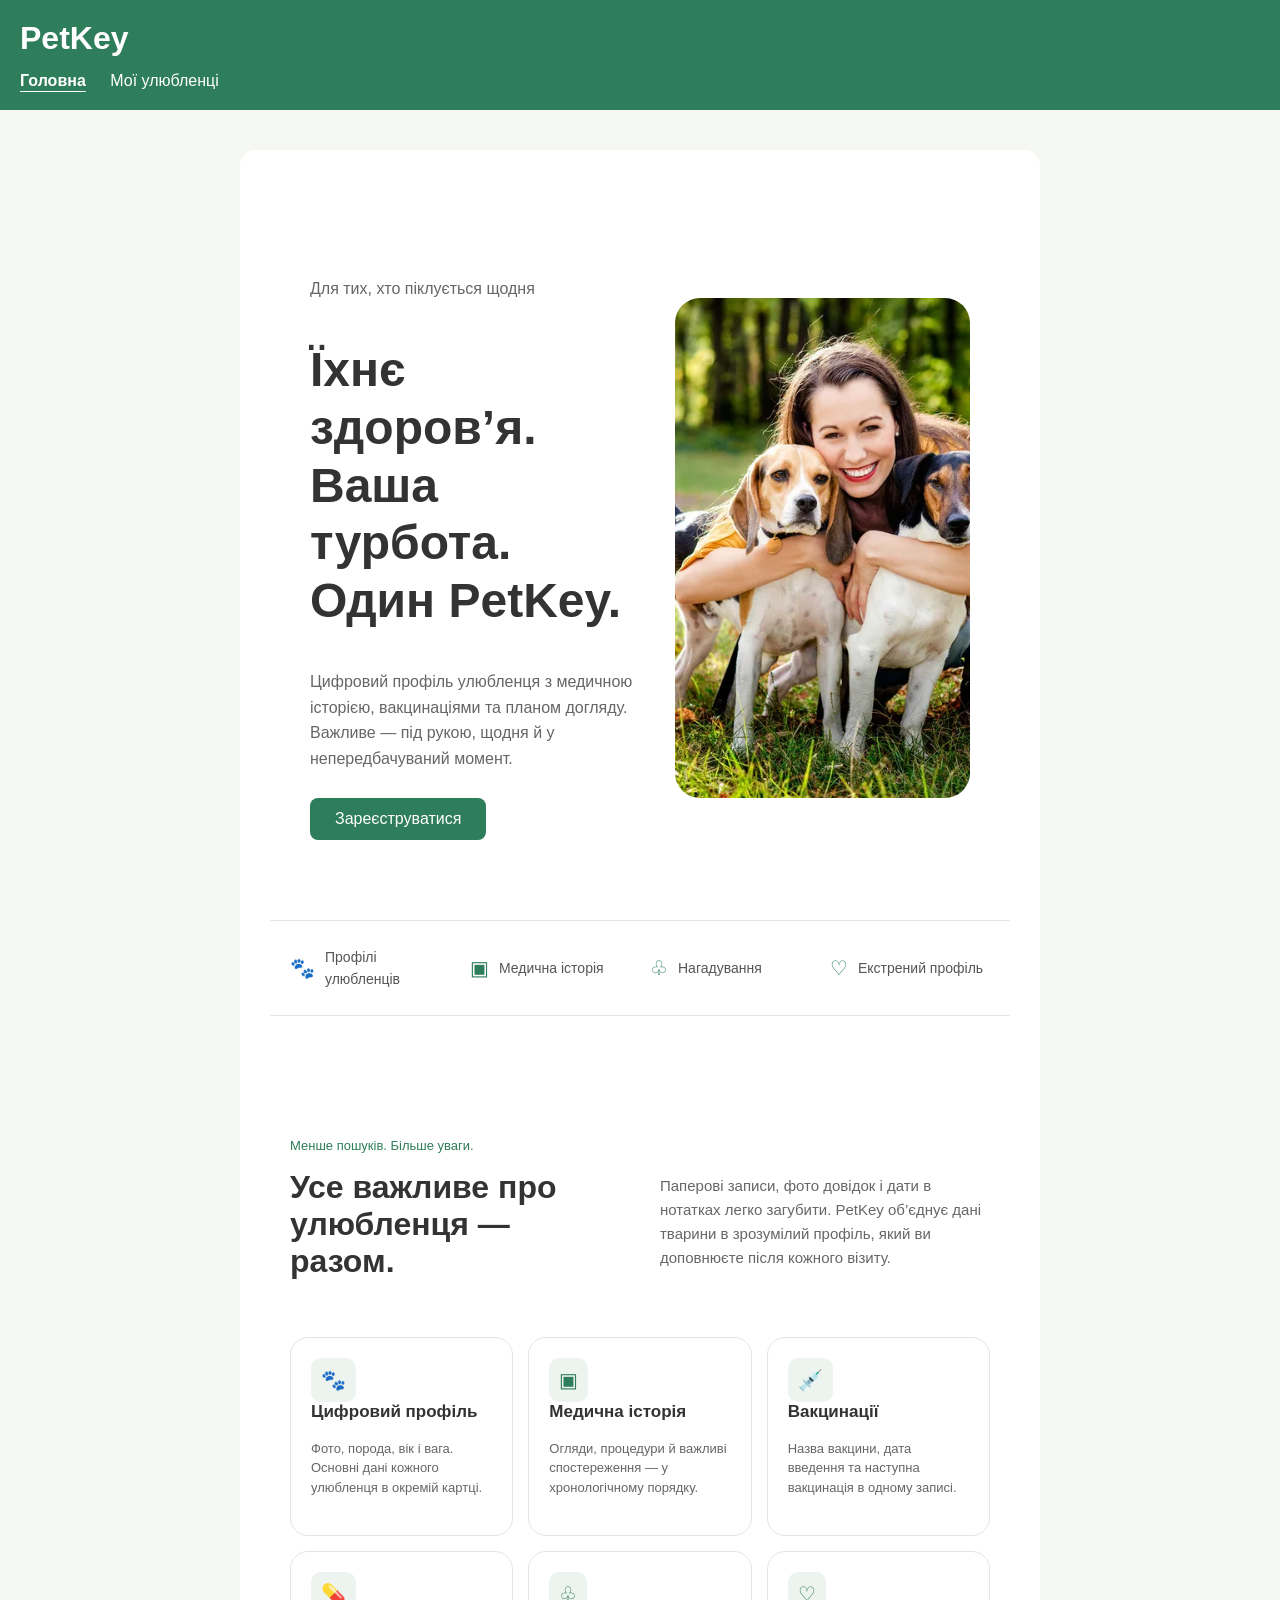
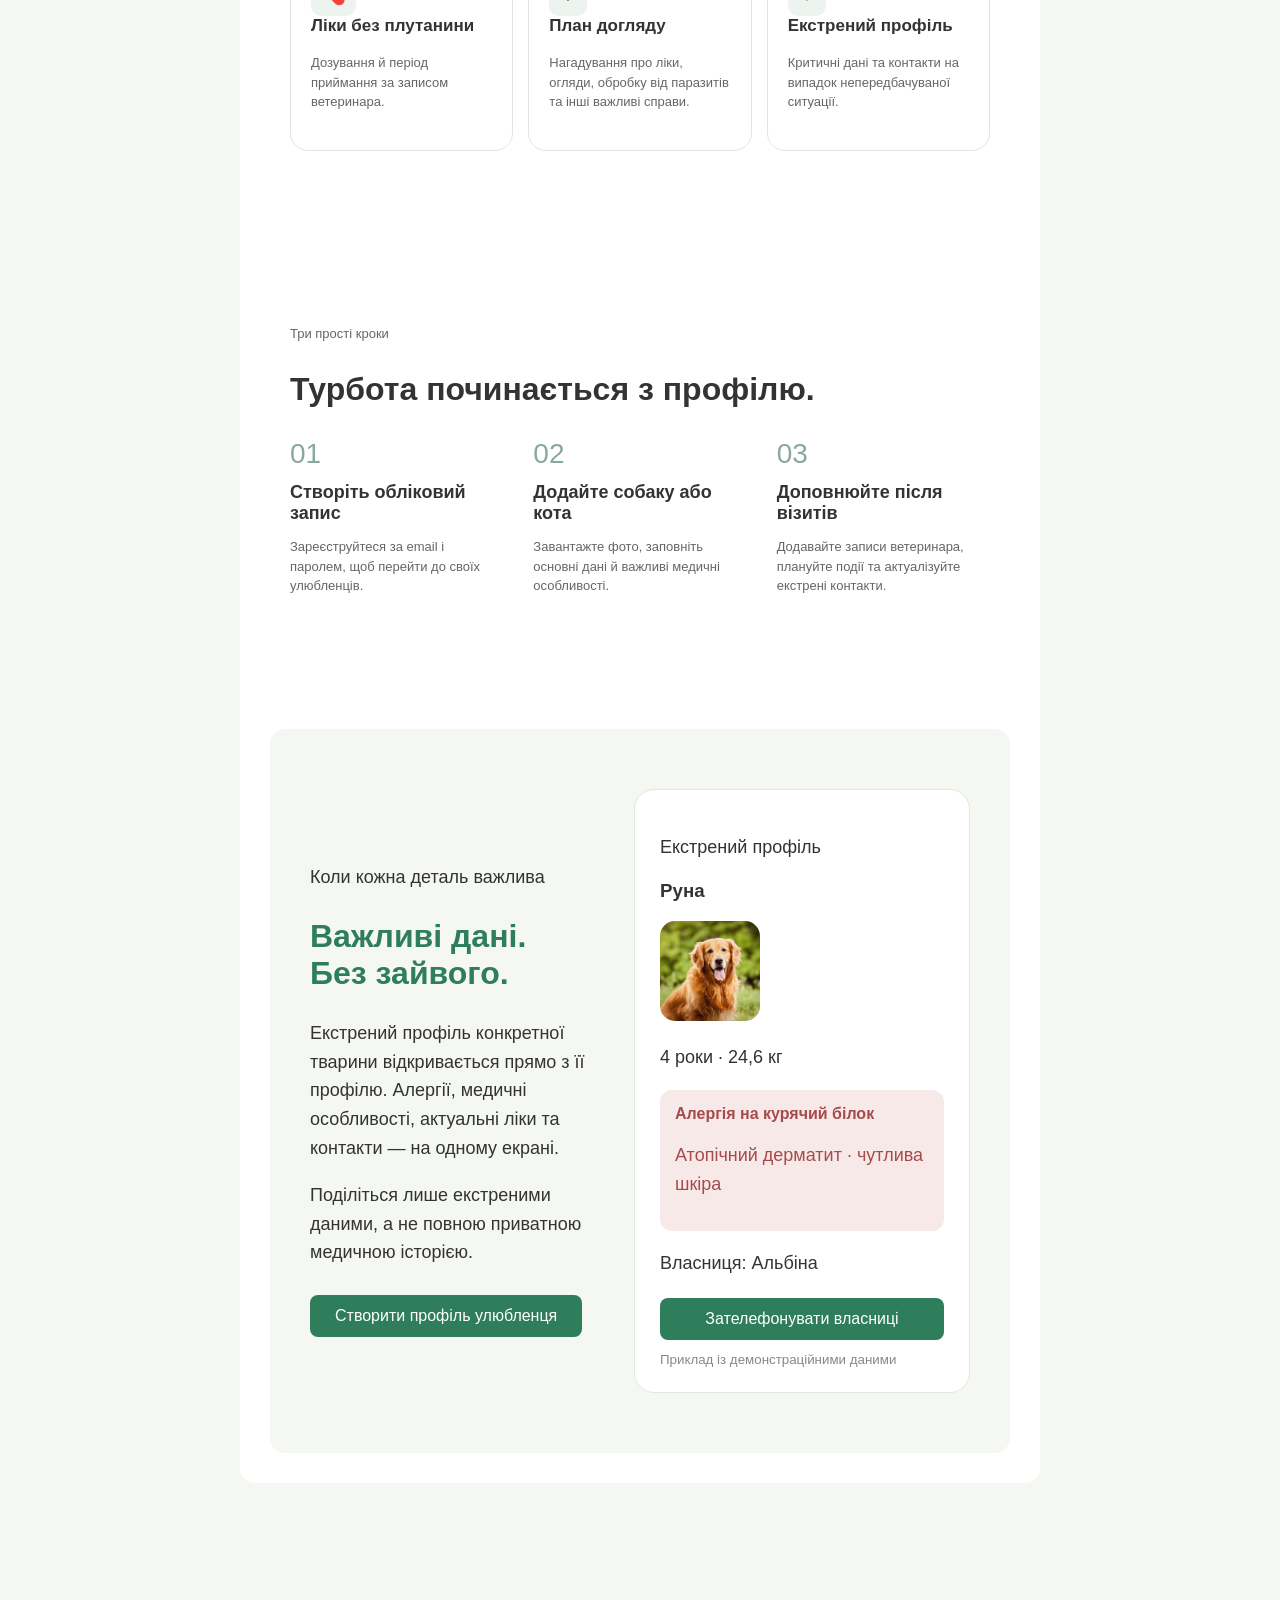
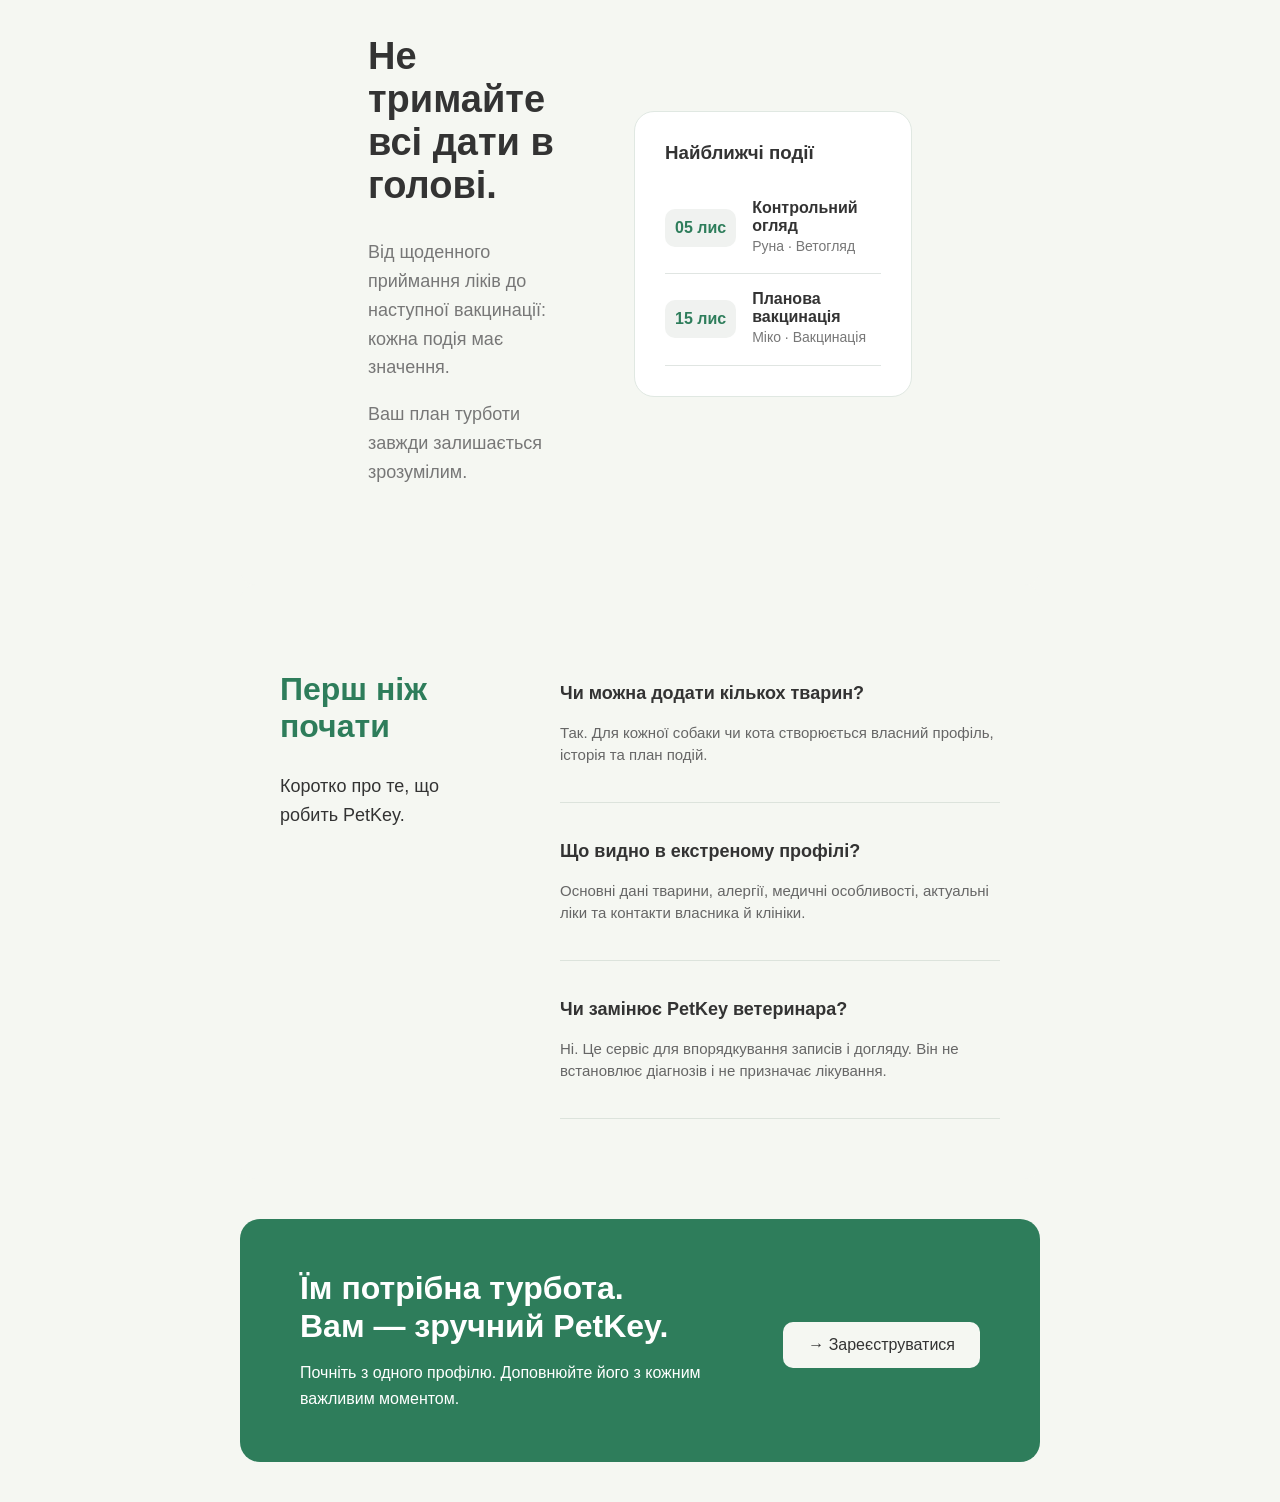
<file: index.html>
<!DOCTYPE html>
<html lang="uk">
<head>
    <meta charset="UTF-8">
    <meta name="viewport" content="width=device-width, initial-scale=1.0">
    <title>PetKey</title>
    <link rel="stylesheet" href="style.css">
</head>
<body>

    <header>
        <h1>PetKey</h1>
        <nav>
            <a href="index.html">Головна</a>
            <a href="animals.html">Мої улюбленці</a>
        </nav>
    </header>
    

    <main>
        <section>
           <div class="hero">
    <div class="hero-text">
        <p>Для тих, хто піклується щодня</p>
        <h1>Їхнє здоров’я.<br>Ваша турбота.<br>Один PetKey.</h1>
        <p>Цифровий профіль улюбленця з медичною історією,
        вакцинаціями та планом догляду. Важливе — під рукою,
        щодня й у непередбачуваний момент.</p>
        <a href="animals.html">Зареєструватися</a>
    </div>

    <div class="hero-image">
        <img src="hero.jpg" alt="Жінка з собаками">
    </div>
</div>
            <div class="features">
    <div class="feature">
        <span>🐾</span>
        <p>Профілі улюбленців</p>
    </div>

    <div class="feature">
        <span>▣</span>
        <p>Медична історія</p>
    </div>

    <div class="feature">
        <span>♧</span>
        <p>Нагадування</p>
    </div>

    <div class="feature">
        <span>♡</span>
        <p>Екстрений профіль</p>
    </div>
</div>
     <section class="info-section">
    <div class="info-heading">
        <div>
            <span>Менше пошуків. Більше уваги.</span>
            <h2>Усе важливе про улюбленця — разом.</h2>
        </div>

        <p>
            Паперові записи, фото довідок і дати в нотатках легко
            загубити. PetKey об’єднує дані тварини в зрозумілий
            профіль, який ви доповнюєте після кожного візиту.
        </p>
    </div>

    <div class="info-cards">
        <div class="info-card">
            <span class="info-icon">🐾</span>
            <h3>Цифровий профіль</h3>
            <p>Фото, порода, вік і вага. Основні дані кожного улюбленця в окремій картці.</p>
        </div>

        <div class="info-card">
            <span class="info-icon">▣</span>
            <h3>Медична історія</h3>
            <p>Огляди, процедури й важливі спостереження — у хронологічному порядку.</p>
        </div>

        <div class="info-card">
            <span class="info-icon">💉</span>
            <h3>Вакцинації</h3>
            <p>Назва вакцини, дата введення та наступна вакцинація в одному записі.</p>
        </div>

        <div class="info-card">
            <span class="info-icon">💊</span>
            <h3>Ліки без плутанини</h3>
            <p>Дозування й період приймання за записом ветеринара.</p>
        </div>

        <div class="info-card">
            <span class="info-icon">♧</span>
            <h3>План догляду</h3>
            <p>Нагадування про ліки, огляди, обробку від паразитів та інші важливі справи.</p>
        </div>

        <div class="info-card">
            <span class="info-icon">♡</span>
            <h3>Екстрений профіль</h3>
            <p>Критичні дані та контакти на випадок непередбачуваної ситуації.</p>
        </div>
</div>
</section>
<section class="steps-section">
    <p class="steps-label">Три прості кроки</p>

    <h2>Турбота починається з профілю.</h2>

    <div class="steps">
        <div class="step">
            <span class="step-number">01</span>
            <h3>Створіть обліковий запис</h3>
            <p>Зареєструйтеся за email і паролем, щоб перейти до своїх улюбленців.</p>
        </div>

        <div class="step">
            <span class="step-number">02</span>
            <h3>Додайте собаку або кота</h3>
            <p>Завантажте фото, заповніть основні дані й важливі медичні особливості.</p>
        </div>

        <div class="step">
            <span class="step-number">03</span>
            <h3>Доповнюйте після візитів</h3>
            <p>Додавайте записи ветеринара, плануйте події та актуалізуйте екстрені контакти.</p>
        </div>
    </div>
</section>
<section class="emergency-section">
    <div class="emergency-text">
        <p>Коли кожна деталь важлива</p>
        <h2>Важливі дані.<br>Без зайвого.</h2>
        <p>Екстрений профіль конкретної тварини відкривається прямо з її профілю. Алергії, медичні особливості, актуальні ліки та контакти — на одному екрані.</p>
        <p>Поділіться лише екстреними даними, а не повною приватною медичною історією.</p>
        <a href="emergency.html">Створити профіль улюбленця</a>
    </div>

    <div class="emergency-card">
        <p>Екстрений профіль</p>
        <h3>Руна</h3>
        
        <img src="runa.jpg.jpg" alt="Руна">
        <p>4 роки · 24,6 кг</p>
        <div class="emergency-alert">
            <strong>Алергія на курячий білок</strong>
            <p>Атопічний дерматит · чутлива шкіра</p>
        </div>
        <p>Власниця: Альбіна</p>
        <a href="emergency.html">Зателефонувати власниці</a>
        <small>Приклад із демонстраційними даними</small>
    </div>
</section>
</section>
    </main>

    <section class="events-section">
    <div class="events-text">
        <h2>Не тримайте всі дати в голові.</h2>
        <p>Від щоденного приймання ліків до наступної вакцинації: кожна подія має значення.</p>
        <p>Ваш план турботи завжди залишається зрозумілим.</p>
    </div>

    <div class="events-card">
        <h3>Найближчі події</h3>

        <div class="event">
            <span>05 лис</span>
            <div>
                <strong>Контрольний огляд</strong>
                <p>Руна · Ветогляд</p>
            </div>
        </div>

        <div class="event">
            <span>15 лис</span>
            <div>
                <strong>Планова вакцинація</strong>
                <p>Міко · Вакцинація</p>
            </div>
        </div>
    </div>
</section>
   <section class="faq-section">
    <div class="faq-title">
        <h2>Перш ніж почати</h2>
        <p>Коротко про те, що робить PetKey.</p>
    </div>

    <div class="faq-list">
        <div class="faq-item">
            <h3>Чи можна додати кількох тварин?</h3>
            <p>Так. Для кожної собаки чи кота створюється власний профіль, історія та план подій.</p>
        </div>

        <div class="faq-item">
            <h3>Що видно в екстреному профілі?</h3>
            <p>Основні дані тварини, алергії, медичні особливості, актуальні ліки та контакти власника й клініки.</p>
        </div>

        <div class="faq-item">
            <h3>Чи замінює PetKey ветеринара?</h3>
            <p>Ні. Це сервіс для впорядкування записів і догляду. Він не встановлює діагнозів і не призначає лікування.</p>
        </div>
    </div>
</section> 
<footer>
        <section class="final-cta">
    <div>
        <h2>Їм потрібна турбота.<br>Вам — зручний PetKey.</h2>
        <p>Почніть з одного профілю. Доповнюйте його з кожним важливим моментом.</p>
    </div>

    <a href="animals.html">→ Зареєструватися</a>
</section>
   
    </footer>
<script src="navigation.js"></script>
</body>
</html>
</file>
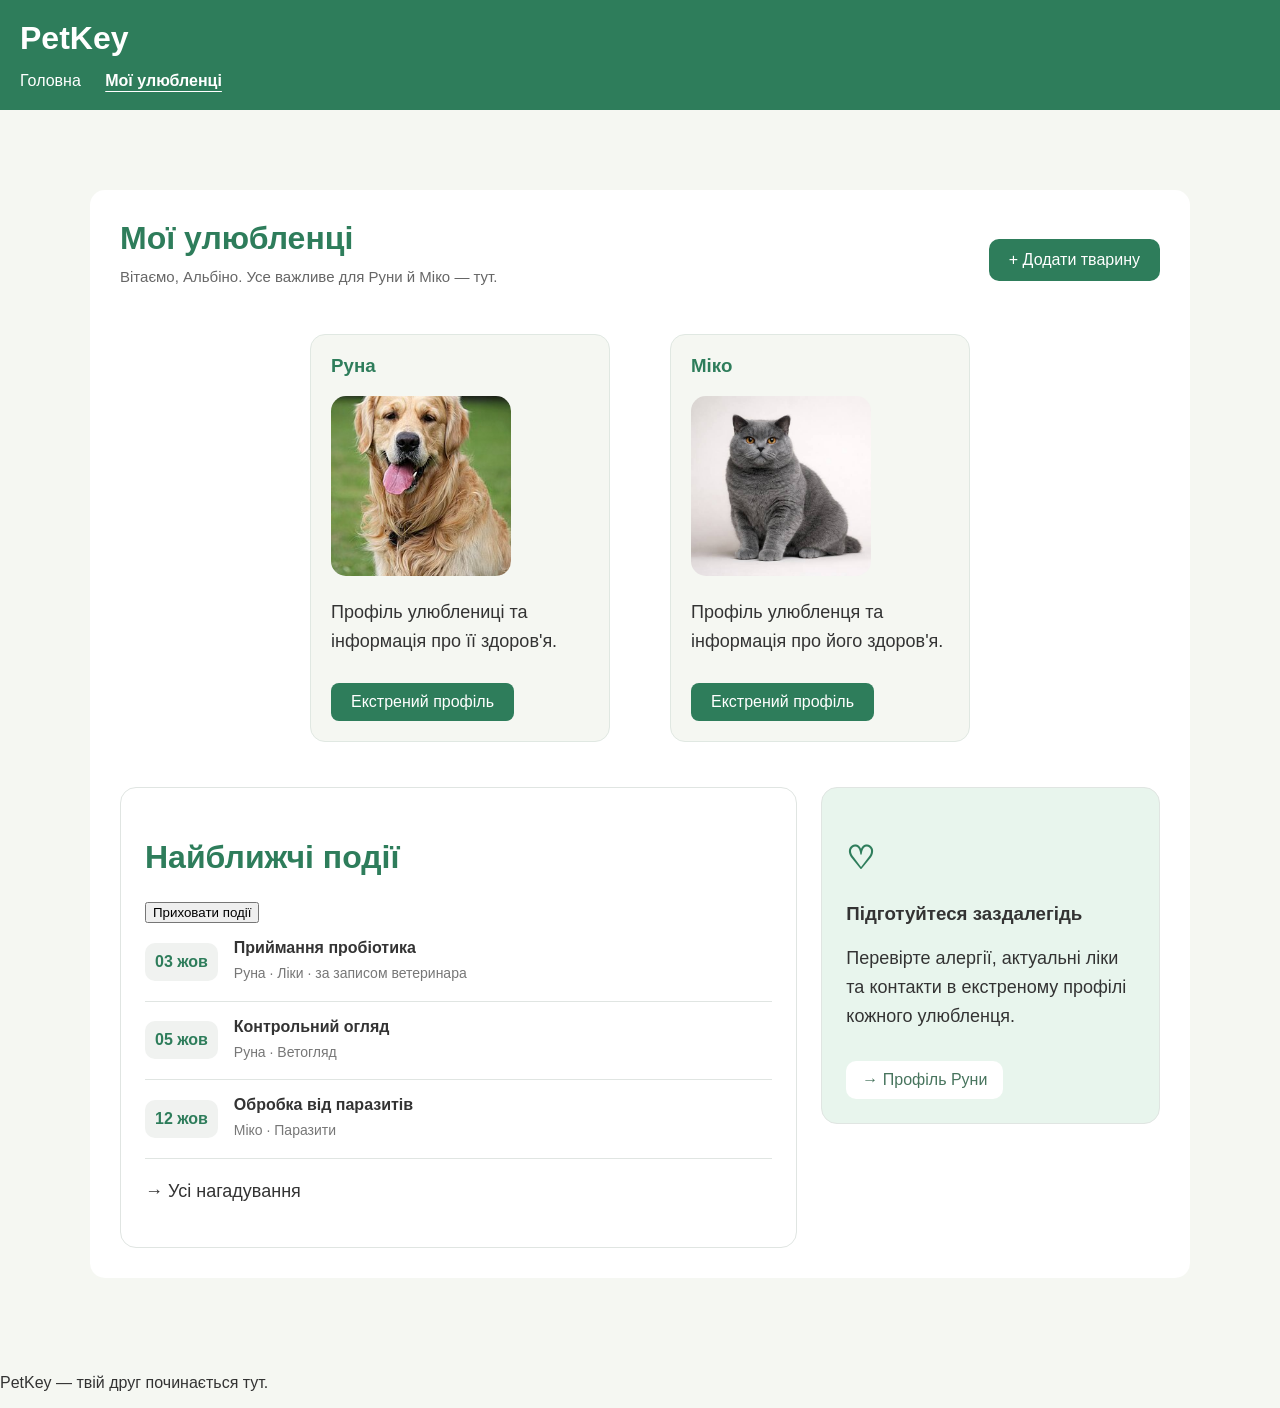
<file: animals.html>
<!DOCTYPE html>
<html lang="uk">
<head>
    <meta charset="UTF-8">
    <meta name="viewport" content="width=device-width, initial-scale=1.0">
    <title>Наші тварини — PetKey</title>
    <link rel="stylesheet" href="style.css">
</head>

<body>
    <header>
        <h1>PetKey</h1>
        <nav>
            <a href="index.html">Головна</a>
            <a href="animals.html">Мої улюбленці</a>
        </nav>
    </header>

    <main>
    <section class="pets-page">
        <div class="pets-heading">
            <div>
                <h2>Мої улюбленці</h2>
                <p>Вітаємо, Альбіно. Усе важливе для Руни й Міко — тут.</p>
            </div>

           <a href="#" class="add-pet-button" id="addPetButton">+ Додати тварину</a>
        
        </div>
        <div class="modal" id="petModal">
    <div class="modal-content">
        <button type="button" id="closeModal" class="close-modal">×</button>

        <h2>Додати нового улюбленця</h2>

        <form id="petForm">
            <label for="petName">Ім'я тварини:</label>
            <input type="text" id="petName" placeholder="Введіть ім'я">

            <label for="petType">Вид тварини:</label>
            <select id="petType">
                <option value="">Оберіть вид</option>
                <option value="Собака">Собака</option>
                <option value="Кіт">Кіт</option>
                <option value="Інше">Інше</option>
            </select>

            <label for="petAge">Вік:</label>
            <input type="number" id="petAge" min="0" max="50" placeholder="Вік у роках">

            <p id="formError" class="form-error"></p>

            <button type="submit">Додати улюбленця</button>
        </form>
    </div>
</div>
            
<div class="animals-list">
           <div class="animal">
            
    <h3>Руна</h3>
    <img src="runa.jpg" alt="Руна">
    <p>Профіль улюблениці та інформація про її здоров'я.</p>
    <a href="emergency.html">Екстрений профіль</a>
</div>

            <div class="animal">
    <h3>Міко</h3>
    <img src="miko.jpg" alt="Міко">
    <p>Профіль улюбленця та інформація про його здоров'я.</p>
    <a href="emergency-miko.html">Екстрений профіль</a>
</div>
</div>
     <div class="pets-bottom">
    <div class="pets-events">
        <h2>Найближчі події</h2>
        <button type="button" id="toggleEventsButton">
    Приховати події
</button>

        <div class="event">
            <span>03 жов</span>
            <div>
                <h3>Приймання пробіотика</h3>
                <p>Руна · Ліки · за записом ветеринара</p>
            </div>
        </div>

        <div class="event">
            <span>05 жов</span>
            <div>
                <h3>Контрольний огляд</h3>
                <p>Руна · Ветогляд</p>
            </div>
        </div>

        <div class="event">
            <span>12 жов</span>
            <div>
                <h3>Обробка від паразитів</h3>
                <p>Міко · Паразити</p>
            </div>
        </div>

        <p>→ Усі нагадування</p>
    </div>

    <div class="pets-preparation">
        <h2>♡</h2>
        <h3>Підготуйтеся заздалегідь</h3>
        <p>Перевірте алергії, актуальні ліки та контакти в екстреному профілі кожного улюбленця.</p>
        <a href="emergency.html">→ Профіль Руни</a>
    </div>
</div>   
</section>
    </main>

       <footer>
        <p>PetKey — твій друг починається тут.</p>
    </footer>

    <script src="script.js"></script>
    <script src="navigation.js"></script>
</body>
</html>
</file>
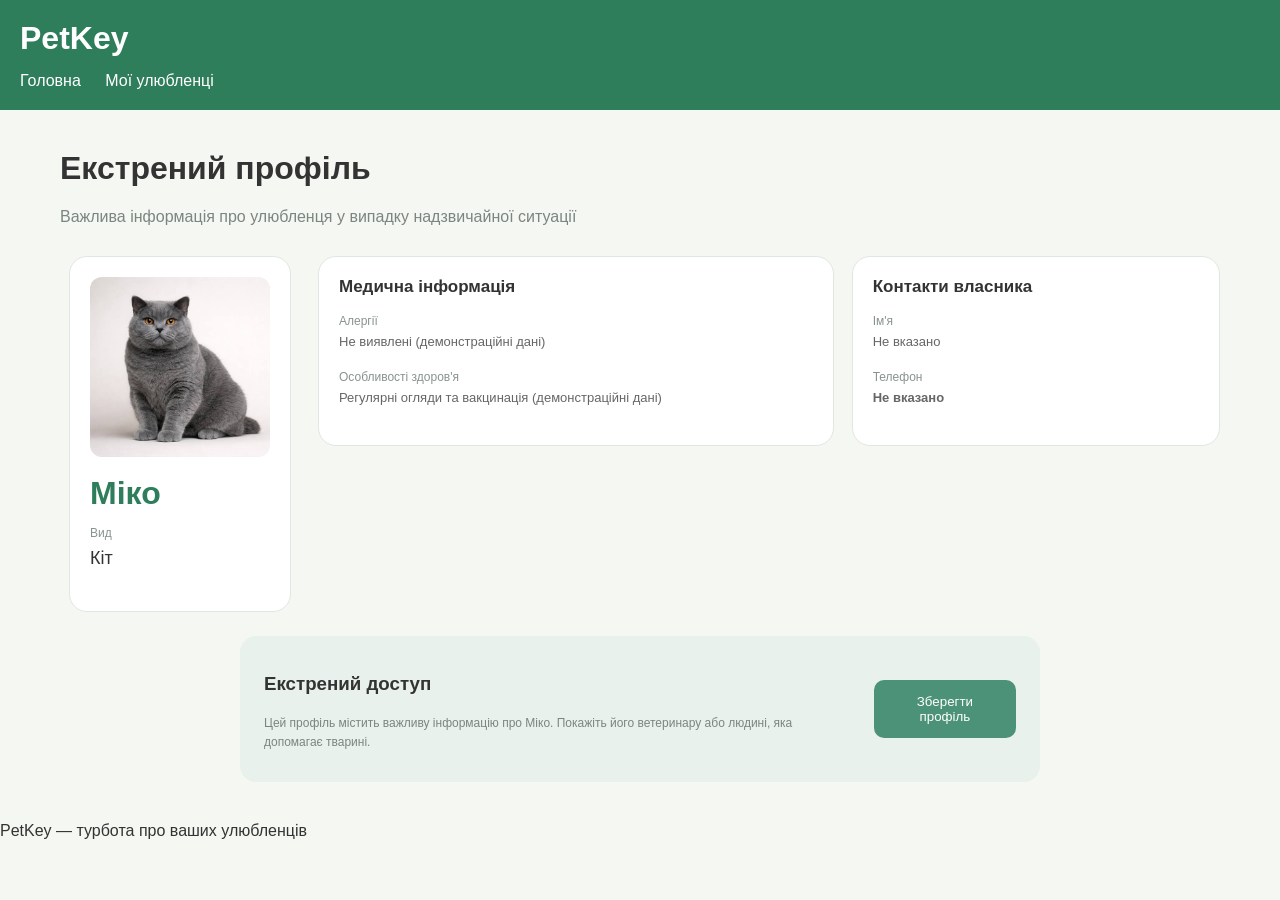
<file: emergency-miko.html>
<!DOCTYPE html>
<html lang="uk">
<head>
    <meta charset="UTF-8">
    <meta name="viewport" content="width=device-width, initial-scale=1.0">
    <title>Екстрений профіль Міко — PetKey</title>
    <link rel="stylesheet" href="style.css">
</head>
<body>

<header>
    <h1>PetKey</h1>
    <nav>
        <a href="index.html">Головна</a>
        <a href="animals.html">Мої улюбленці</a>
    </nav>
</header>

<main class="emergency-page">

    <h1>Екстрений профіль</h1>
    <p class="emergency-subtitle">
        Важлива інформація про улюбленця у випадку надзвичайної ситуації
    </p>

    <div class="emergency-layout">

        <!-- Профіль Міко -->
        <section class="pet-info-card">
            <img src="miko.jpg" alt="Міко">

            <h2>Міко</h2>

            <div class="info-label">Вид</div>
            <p>Кіт</p>
        </section>

        <!-- Медична інформація -->
        <div class="medical-info">

            <section class="info-card">
                <h3>Медична інформація</h3>

                <div class="info-label">Алергії</div>
                <p>Не виявлені (демонстраційні дані)</p>

                <div class="info-label">Особливості здоров'я</div>
                <p>Регулярні огляди та вакцинація (демонстраційні дані)</p>
            </section>

        </div>

        <!-- Контакти -->
        <div class="contact-info">

            <section class="info-card">
                <h3>Контакти власника</h3>

                <div class="info-label">Ім'я</div>
                <p>Не вказано</p>

                <div class="info-label">Телефон</div>
                <p class="phone">Не вказано</p>
            </section>

        </div>

    </div>

    <section class="share-panel">
        <div>
            <h3>Екстрений доступ</h3>
            <p>
                Цей профіль містить важливу інформацію про Міко.
                Покажіть його ветеринару або людині, яка допомагає тварині.
            </p>
        </div>

        <button class="share-button" onclick="window.print()">
            Зберегти профіль
        </button>
    </section>

</main>

<footer>
    <p>PetKey — турбота про ваших улюбленців</p>
</footer>
<script src="navigation.js"></script>
</body>
</html>
</file>
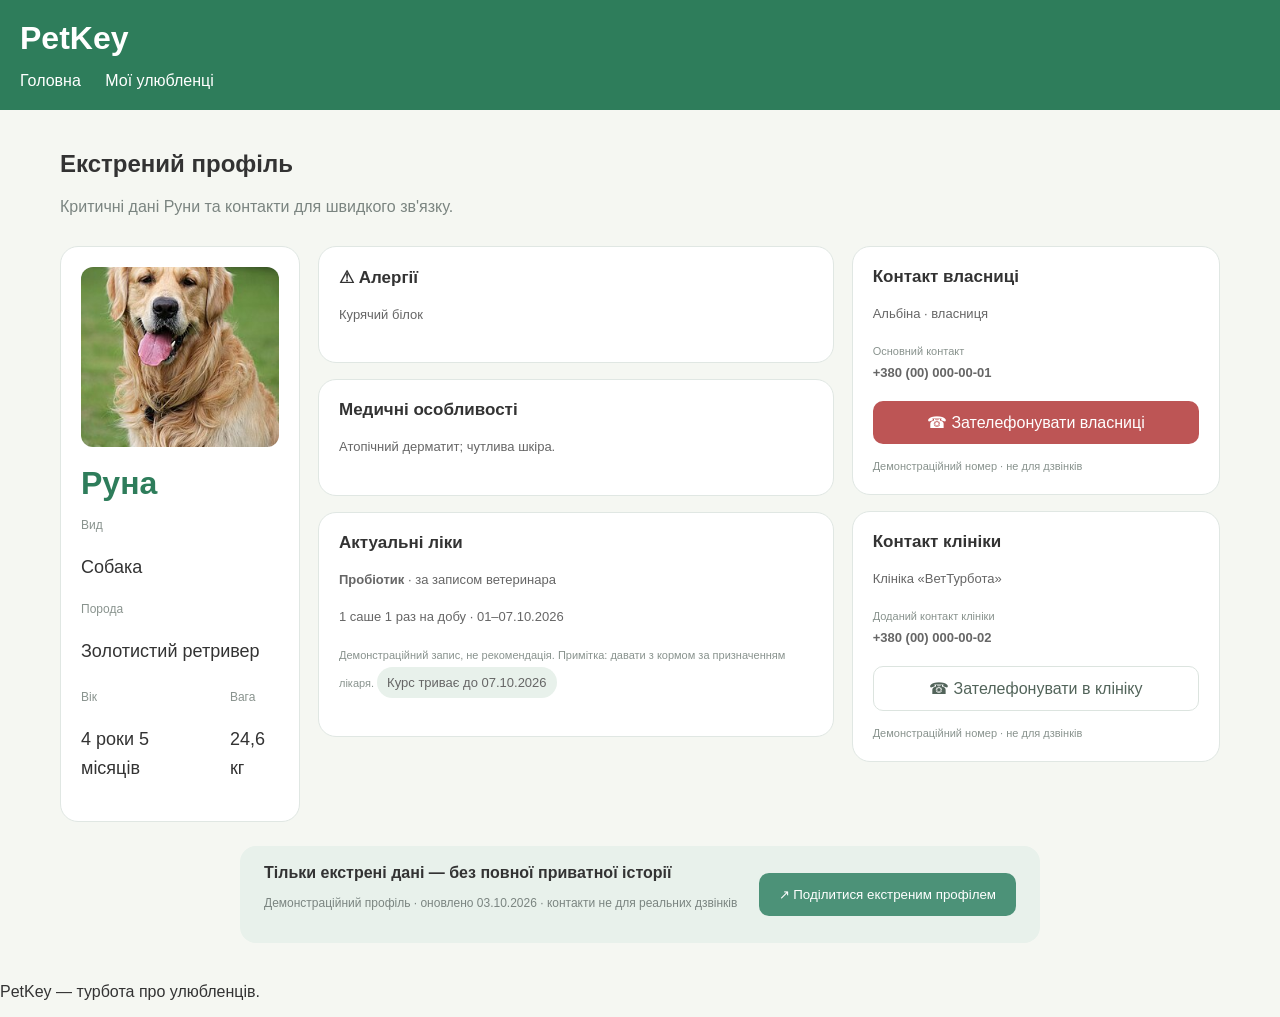
<file: emergency.html>
<!DOCTYPE html>
<html lang="uk">
<head>
    <meta charset="UTF-8">
    <meta name="viewport" content="width=device-width, initial-scale=1.0">
    <title>Екстрений профіль — PetKey</title>
    <link rel="stylesheet" href="style.css">
</head>

<body>

    <header>
        <h1>PetKey</h1>
        <nav>
            <a href="index.html">Головна</a>
            <a href="animals.html">Мої улюбленці</a>
        </nav>
    </header>

    
<main class="emergency-page">
  <h2>Екстрений профіль</h2>
  <p class="emergency-subtitle">
    Критичні дані Руни та контакти для швидкого зв'язку.
  </p>

  <div class="emergency-layout">

    <section class="pet-info-card">
      <img src="runa.jpg" alt="Руна">

      <h2>Руна</h2>

      <p class="info-label">Вид</p>
      <p>Собака</p>

      <p class="info-label">Порода</p>
      <p>Золотистий ретривер</p>

      <div class="pet-details">
        <div>
          <p class="info-label">Вік</p>
          <p>4 роки 5 місяців</p>
        </div>

        <div>
          <p class="info-label">Вага</p>
          <p>24,6 кг</p>
        </div>
      </div>
    </section>

    <div class="medical-info">

      <section class="info-card allergy-card">
        <h3>⚠ Алергії</h3>
        <p>Курячий білок</p>
      </section>

      <section class="info-card">
        <h3>Медичні особливості</h3>
        <p>Атопічний дерматит; чутлива шкіра.</p>
      </section>

      <section class="info-card">
        <h3>Актуальні ліки</h3>
        <p><strong>Пробіотик</strong> · за записом ветеринара</p>
        <p>1 саше 1 раз на добу · 01–07.10.2026</p>
        <small>
          Демонстраційний запис, не рекомендація.
          Примітка: давати з кормом за призначенням лікаря.
        </small>
        <p class="course-label">Курс триває до 07.10.2026</p>
      </section>

    </div>

    <div class="contact-info">

      <section class="info-card">
        <h3>Контакт власниці</h3>
        <p>Альбіна · власниця</p>
        <small>Основний контакт</small>
        <p class="phone">+380 (00) 000-00-01</p>
        <a class="contact-button owner-button" href="tel:+380000000001">
          ☎ Зателефонувати власниці
        </a>
        <small>Демонстраційний номер · не для дзвінків</small>
      </section>

      <section class="info-card">
        <h3>Контакт клініки</h3>
        <p>Клініка «ВетТурбота»</p>
        <small>Доданий контакт клініки</small>
        <p class="phone">+380 (00) 000-00-02</p>
        <a class="contact-button clinic-button" href="tel:+380000000002">
          ☎ Зателефонувати в клініку
        </a>
        <small>Демонстраційний номер · не для дзвінків</small>
      </section>

    </div>
  </div>

  <section class="share-panel">
    <div>
      <strong>Тільки екстрені дані — без повної приватної історії</strong>
      <p>Демонстраційний профіль · оновлено 03.10.2026 · контакти не для реальних дзвінків</p>
    </div>

    <button type="button" class="share-button">
      ↗ Поділитися екстреним профілем
    </button>
  </section>
</main>


    <footer>
        <p>PetKey — турбота про улюбленців.</p>
    </footer>
<script src="navigation.js"></script>
</body>
</html>
</file>
<file: style.css>
body {
    font-family: Arial, sans-serif;
    background-color: #f5f7f2;
    color: #333333;
    margin: 0;
}
header {
    background-color: #2e7d5b;
    color: white;
    padding: 20px;
}

header h1 {
    margin: 0;
}

nav {
    margin-top: 15px;
}

nav a {
    color: white;
    text-decoration: none;
    margin-right: 20px;
}
main {
    padding: 40px 20px;
}

section {
    background-color: white;
    padding: 30px;
    border-radius: 15px;
    max-width: 800px;
    margin: 0 auto;
}

section h2 {
    color: #2e7d5b;
    font-size: 32px;
}

section p {
    font-size: 18px;
    line-height: 1.6;
}
section a {
    display: inline-block;
    background-color: #2e7d5b;
    color: white;
    padding: 12px 25px;
    border-radius: 8px;
    text-decoration: none;
    margin-top: 10px;
}

section a:hover {
    background-color: #246347;
}
.animal {
    background-color: #ffffff;
    padding: 20px;
    margin: 20px 0;
    border-radius: 12px;
    border: 1px solid #e0e8e2;
}

.animal h3 {
    color: #2e7d5b;
    margin-top: 0;
}

.animal a {
    display: inline-block;
    background-color: #2e7d5b;
    color: white;
    text-decoration: none;
    padding: 10px 20px;
    border-radius: 8px;
    margin-top: 10px;
}

.animal a:hover {
    background-color: #256548;
}
.animal {
    display: inline-block;
    vertical-align: top;
    width: 300px;
    margin: 15px;
    padding: 20px;
    background-color: #f5f7f2;
    border-radius: 15px;
}
.hero {
    display: flex;
    align-items: center;
    justify-content: space-between;
    gap: 40px;
    max-width: 1200px;
    margin: 40px auto;
    padding: 40px;
}

.hero-text {
    flex: 1.1;
    max-width: 500px;
}

.hero-text h1 {
    font-size: 48px;
    line-height: 1.2;
    color: #333333;
}

.hero-text p {
    font-size: 16px;
    line-height: 1.6;
    color: #666666;
}

.hero-image {
    flex: 1;
}

.hero-image img {
    width: 100%;
    height: 500px;
    object-fit: cover;
    border-radius: 25px;
}
.features {
    display: flex;
    justify-content: space-between;
    align-items: center;
    gap: 20px;
    max-width: 1200px;
    margin: 40px auto;
    padding: 25px 20px;
    border-top: 1px solid #e0e8e2;
    border-bottom: 1px solid #e0e8e2;
}

.feature {
    display: flex;
    align-items: center;
    gap: 10px;
    flex: 1;
}

.feature span {
    color: #2e7d5b;
    font-size: 20px;
}

.feature p {
    margin: 0;
    font-size: 14px;
    color: #555555;
}
.info-section {
    max-width: 1200px;
    margin: 80px auto;
    padding: 40px 20px;
}

.info-heading {
    display: flex;
    justify-content: space-between;
    align-items: center;
    gap: 40px;
    margin-bottom: 30px;
}

.info-heading > div {
    flex: 1;
}

.info-heading span {
    color: #2e7d5b;
    font-size: 13px;
}

.info-heading h2 {
    font-size: 32px;
    color: #333333;
    margin-top: 15px;
}

.info-heading > p {
    flex: 1;
    color: #666666;
    font-size: 15px;
    line-height: 1.6;
}

.info-cards {
    display: grid;
    grid-template-columns: repeat(3, 1fr);
    gap: 15px;
}

.info-card {
    background-color: #ffffff;
    border: 1px solid #e0e8e2;
    border-radius: 15px;
    padding: 20px;
}

.info-icon {
    display: inline-block;
    background-color: #edf3ee;
    color: #2e7d5b;
    padding: 10px;
    border-radius: 10px;
    font-size: 20px;
}

.info-card h3 {
    font-size: 17px;
    color: #333333;
    margin-top: 18px;
}

.info-card p {
    font-size: 13px;
    color: #666666;
    line-height: 1.5;
}
.steps-section {
    max-width: 1200px;
    margin: 80px auto;
    padding: 40px 20px;
}

.steps-label {
    font-size: 13px;
    color: #666666;
    margin-bottom: 25px;
}

.steps-section h2 {
    font-size: 32px;
    color: #333333;
    margin-bottom: 30px;
}

.steps {
    display: grid;
    grid-template-columns: repeat(3, 1fr);
    gap: 30px;
}

.step-number {
    font-size: 28px;
    color: #8aa99a;
}

.step h3 {
    font-size: 18px;
    color: #333333;
    margin: 12px 0;
}

.step p {
    font-size: 13px;
    color: #666666;
    line-height: 1.5;
}
.emergency-section {
    display: flex;
    align-items: center;
    justify-content: space-between;
    gap: 40px;
    padding: 60px 40px;
    background-color: #f5f7f2;
}

.emergency-text {
    flex: 1;
}

.emergency-card {
    flex: 1;
    background-color: white;
    padding: 25px;
    border-radius: 20px;
    border: 1px solid #e0e8e2;
}
.emergency-card a {
    display: block;
    text-align: center;
    margin-top: 20px;
}

.emergency-card small {
    display: block;
    margin-top: 12px;
    color: #888888;
}

.emergency-alert {
    background-color: #f8e9e9;
    padding: 15px;
    border-radius: 12px;
    color: #a64b4b;
}
.emergency-card img {
    width: 100px;
    height: 100px;
    object-fit: cover;
    border-radius: 15px;
}
.events-section {
    display: flex;
    justify-content: space-between;
    align-items: center;
    gap: 50px;
    padding: 80px 10%;
    background-color: #f5f7f2;
}

.events-text {
    flex: 1;
}

.events-text h2 {
    font-size: 38px;
    color: #333333;
}

.events-text p {
    color: #777777;
    line-height: 1.6;
}

.events-card {
    flex: 1;
    background-color: white;
    padding: 30px;
    border-radius: 20px;
    border: 1px solid #e0e8e2;
}

.events-card h3 {
    margin-top: 0;
    color: #333333;
}

.event {
    display: flex;
    align-items: center;
    gap: 20px;
    padding: 20px 0;
    border-bottom: 1px solid #e0e8e2;
}

.event span {
    background-color: #f5f7f2;
    color: #2e7d5b;
    padding: 12px;
    border-radius: 10px;
    font-weight: bold;
}

.event strong {
    color: #333333;
}

.event p {
    margin-bottom: 0;
    color: #777777;
    font-size: 14px;
}
.faq-section {
    display: flex;
    gap: 60px;
    padding: 60px 40px;
    background-color: #f5f7f2;
}

.faq-title {
    flex: 1;
}

.faq-list {
    flex: 2;
}

.faq-item {
    padding: 20px 0;
    border-bottom: 1px solid #dce3dc;
}

.faq-item h3 {
    font-size: 18px;
    color: #333333;
}

.faq-item p {
    font-size: 15px;
    line-height: 1.5;
    color: #666666;
}
@media (max-width: 768px)  {
    .faq-section {
        flex-direction: column;
        gap: 20px;
        padding: 30px 20px;
        button {
    width: 100%;
    box-sizing: border-box;
}
    }
}
.final-cta {
    background-color: #2e7d5b;
    color: white;
    padding: 60px;
    display: flex;
    align-items: center;
    justify-content: space-between;
    gap: 30px;
}

.final-cta h2 {
    font-size: 36px;
    line-height: 1.2;
    margin: 0 0 15px;
}

.final-cta p {
    font-size: 16px;
    margin: 0;
}

.final-cta a {
    display: inline-block;
    background-color: #f5f7f2;
    color: #333333;
    text-decoration: none;
    padding: 15px 25px;
    border-radius: 10px;
    white-space: nowrap;
}

.final-cta a:hover {
    background-color: #e0e8e2;
}
.final-cta {
    background-color: #2e7d5b;
    color: white;
    padding: 50px 60px;
    margin: 40px auto;
    border-radius: 20px;
    display: flex;
    align-items: center;
    justify-content: space-between;
    gap: 30px;
}

.final-cta h2 {
    font-size: 32px;
    line-height: 1.2;
    color: #ffffff;
}

.final-cta p {
    font-size: 16px;
    margin: 0;
}

.final-cta a {
    display: inline-block;
    background-color: #f5f7f2;
    color: #333333;
    padding: 14px 25px;
    border-radius: 10px;
    text-decoration: none;
    white-space: nowrap;
}
.pets-heading {
    display: flex;
    justify-content: space-between;
    align-items: center;
    gap: 30px;
    margin-bottom: 25px;
}

.pets-heading h2 {
    margin: 0 0 8px;
    font-size: 32px;
}

.pets-heading p {
    margin: 0;
    color: #666666;
    font-size: 15px;
}

.add-pet-button {
    display: inline-block;
    background-color: #2e7d5b;
    color: white;
    padding: 12px 20px;
    border-radius: 10px;
    text-decoration: none;
    white-space: nowrap;
}
.pets-page {
    max-width: 1100px;
    margin: 40px auto;
    padding: 30px;
}

.pets-notice {
    display: block;
    width: 100%;
    box-sizing: border-box;
    margin: 20px 0 25px;
    padding: 15px;
    background-color: #e8f5ed;
    color: #47745d;
    border-radius: 10px;
    font-size: 14px;
}
.animal img {
    width: 180px;
    height: 180px;
    object-fit: cover;
    border-radius: 15px;
}

.animals-list {
    display: flex;
    justify-content: center;
    align-items: stretch;
    gap: 30px;
    flex-wrap: wrap;
    width: 100%;
    margin: 30px auto;
}
.pets-bottom {
    display: grid;
    grid-template-columns: 2fr 1fr;
    gap: 24px;
    align-items: start;
    width: 100%;
    margin-top: 30px;
}

.pets-events,
.pets-preparation {
    padding: 24px;
    border: 1px solid #e0e5e2;
    border-radius: 16px;
    background: #ffffff;
}

.pets-preparation {
    background: #e8f5ed;
}

.event {
    display: flex;
    align-items: center;
    gap: 16px;
    padding: 16px 0;
    border-bottom: 1px solid #e0e5e2;
}

.event span {
    background: #f0f2f0;
    padding: 10px;
    border-radius: 10px;
    white-space: nowrap;
}

.event h3 {
    margin: 0 0 5px;
    font-size: 16px;
}

.event p {
    margin: 0;
    font-size: 14px;
    color: #777;
}

.pets-preparation a {
    display: inline-block;
    margin-top: 12px;
    padding: 10px 16px;
    background: #ffffff;
    color: #47745d;
    text-decoration: none;
    border-radius: 10px;
}

/* Екстрений профіль Руни */
.emergency-page {
    max-width: 1200px;
    margin: 40px auto;
    padding: 0 20px;
}

.emergency-subtitle {
    color: #7b8581;
    margin-bottom: 30px;
}

.emergency-layout {
    display: grid;
    grid-template-columns: 240px 1.4fr 1fr;
    gap: 18px;
    align-items: start;
}

.pet-info-card,
.info-card {
    background: #ffffff;
    border: 1px solid #e0e7e3;
    border-radius: 18px;
    padding: 20px;
    box-sizing: border-box;
}

.pet-info-card img {
    width: 100%;
    height: 180px;
    object-fit: cover;
    border-radius: 12px;
}

.pet-info-card h2 {
    margin: 14px 0;
}

.info-label {
    color: #89938e;
    font-size: 12px;
    margin-bottom: 4px;
}

.pet-details {
    display: flex;
    gap: 30px;
}

.medical-info,
.contact-info {
    display: flex;
    flex-direction: column;
    gap: 16px;
}
.medical-info .info-card,
.contact-info .info-card {
    width: 100%;
}

.info-card h3 {
    margin-top: 0;
    font-size: 17px;
}

.allergy-card {
    background: #fff6f4;
    color: #a65d58;
}

.info-card small {
    color: #89938e;
    font-size: 11px;
}

.phone {
    font-size: 18px;
    font-weight: 600;
}

.contact-button {
    display: block;
    text-align: center;
    text-decoration: none;
    padding: 12px;
    border-radius: 10px;
    margin: 12px 0;
}

.owner-button {
    background: #bd5555;
    color: white;
}

.clinic-button {
    background: #ffffff;
    color: #52645a;
    border: 1px solid #dce4df;
}

.course-label {
    display: inline-block;
    background: #e8f1eb;
    color: #65846f;
    padding: 6px 10px;
    border-radius: 20px;
    font-size: 12px;
}

.share-panel {
    display: flex;
    justify-content: space-between;
    align-items: center;
    gap: 20px;
    background: #e8f1eb;
    border-radius: 16px;
    padding: 18px 24px;
    margin-top: 24px;
}

.share-panel p {
    font-size: 12px;
    color: #7b8581;
}

.share-button {
    background: #4c9278;
    color: white;
    border: none;
    border-radius: 10px;
    padding: 14px 20px;
    cursor: pointer;
}

/* Для вузького екрана */
@media (max-width: 800px) {
    .emergency-layout {
        grid-template-columns: 1fr;
    }

    .share-panel {
        flex-direction: column;
        align-items: stretch;
    }
}
/* Екстрений профіль Міко */
.pet-info {
    background: white;
    border-radius: 20px;
    padding: 30px;
    max-width: 900px;
    margin: 40px auto;
    box-shadow: 0 4px 15px rgba(0, 0, 0, 0.08);
}

.pet-info h2 {
    color: #4c9278;
    margin-bottom: 25px;
}

.pet-info h3 {
    color: #4c9278;
    margin-top: 25px;
}

.pet-info p {
    color: #555;
    line-height: 1.7;
}

.pet-info img {
    width: 220px;
    height: 220px;
    object-fit: cover;
    border-radius: 18px;
    margin-bottom: 20px;
}
/* Картка екстреного профілю Міко */
.pet-info {
    background: white;
    padding: 25px;
    border-radius: 20px;
    box-shadow: 0 4px 15px rgba(0, 0, 0, 0.08);
    max-width: 800px;
    margin: 30px auto;
}

/* Екстрений профіль Міко */

.emergency-page {
    max-width: 1200px;
    margin: 40px auto;
    padding: 0 20px;
}

.emergency-subtitle {
    color: #7b8581;
    margin-bottom: 30px;
}

.emergency-layout {
    display: grid;
    grid-template-columns: 240px 1.4fr 1fr;
    gap: 18px;
    align-items: start;
}

.pet-info-card,
.info-card {
    background: #ffffff;
    border: 1px solid #e0e7e3;
    border-radius: 18px;
    padding: 20px;
    box-sizing: border-box;
}

.pet-info-card img {
    width: 100%;
    height: 180px;
    object-fit: cover;
    border-radius: 12px;
}

.pet-info-card h2 {
    margin: 14px 0;
}

.info-label {
    color: #89938e;
    font-size: 12px;
    margin-bottom: 4px;
}

.pet-info-card p,
.info-card p {
    margin-top: 4px;
    margin-bottom: 18px;
}

.medical-info,
.contact-info {
    display: flex;
    flex-direction: column;
    gap: 16px;
}

.info-card h3 {
    margin-top: 0;
    font-size: 17px;
}

.phone {
    font-size: 18px;
    font-weight: 600;
}

.share-panel {
    display: flex;
    justify-content: space-between;
    align-items: center;
    gap: 20px;
    background: #e8f1eb;
    border-radius: 16px;
    padding: 18px 24px;
    margin-top: 24px;
}

.share-panel p {
    font-size: 12px;
    color: #7b8581;
}

.share-button {
    background: #4c9278;
    color: white;
    border: none;
    border-radius: 10px;
    padding: 14px 20px;
    cursor: pointer;
}

.share-button:hover {
    background: #39785f;
}

@media (max-width: 800px) {
    .emergency-layout {
        grid-template-columns: 1fr;
    }

    .share-panel {
        flex-direction: column;
        align-items: stretch;
    }

}

/* ===== Мобільна адаптація PetKey ===== */

*,
*::before,
*::after {
    box-sizing: border-box;
}

html {
    width: 100%;
    overflow-x: clip;
}

body {
    width: 100%;
    min-width: 0;
    margin: 0;
    overflow-wrap: break-word;
}

img {
    max-width: 100%;
}

@media (max-width: 800px) {
    header {
        padding: 16px 20px;
    }

    nav {
        display: flex;
        flex-wrap: wrap;
        gap: 12px;
    }

    nav a {
        margin-right: 0;
    }

    main {
        padding: 20px 14px;
    }

    section {
        width: 100%;
        max-width: 100%;
        padding: 22px 18px;
    }

    section h2 {
        font-size: 27px;
    }

    .hero {
        flex-direction: column;
        align-items: stretch;
        gap: 24px;
        width: 100%;
        margin: 20px auto;
        padding: 20px 16px;
    }

    .hero-text {
        width: 100%;
        max-width: 100%;
        min-width: 0;
    }

    .hero-text h1 {
        font-size: clamp(30px, 7vw, 40px);
    }

    .hero-image {
        width: 100%;
        min-width: 0;
    }

    .hero-image img {
        width: 100%;
        height: auto;
        max-height: 360px;
        object-fit: cover;
    }

    .features {
        flex-direction: column;
        align-items: stretch;
        gap: 18px;
        padding: 24px 16px;
    }

    .feature {
        width: 100%;
        min-width: 0;
    }

    .info-section,
    .steps-section {
        width: 100%;
        margin: 35px auto;
        padding: 25px 16px;
    }

    .info-heading {
        flex-direction: column;
        align-items: stretch;
        gap: 12px;
    }

    .info-heading > div,
    .info-heading > p {
        width: 100%;
        min-width: 0;
    }

    .info-heading h2,
    .steps-section h2 {
        font-size: 27px;
    }

    .info-cards,
    .steps {
        grid-template-columns: minmax(0, 1fr);
        gap: 16px;
    }

    .info-card,
    .step {
        min-width: 0;
    }

    .emergency-section,
    .events-section,
    .faq-section,
    .final-cta {
        flex-direction: column;
        align-items: stretch;
        gap: 22px;
        width: 100%;
        padding: 28px 18px;
    }

    .emergency-text,
    .emergency-card,
    .events-text,
    .events-card,
    .faq-title,
    .faq-list {
        width: 100%;
        min-width: 0;
    }

    .events-text h2,
    .final-cta h2 {
        font-size: 28px;
    }

    .final-cta {
        margin: 24px auto;
    }

    .final-cta a {
        align-self: flex-start;
        max-width: 100%;
        white-space: normal;
        text-align: center;
    }

    .pets-page {
        width: 100%;
        margin: 20px auto;
        padding: 20px 14px;
    }

    .pets-heading {
        flex-direction: column;
        align-items: stretch;
        gap: 16px;
    }

    .pets-heading h2 {
        font-size: 27px;
    }

    .add-pet-button {
        align-self: flex-start;
        max-width: 100%;
        white-space: normal;
        text-align: center;
    }

    .animals-list {
        display: grid;
        grid-template-columns: minmax(0, 1fr);
        gap: 18px;
    }

    .animal {
        width: 100%;
        min-width: 0;
        margin: 0;
        padding: 18px;
    }

    .animal img {
        max-width: 100%;
        height: auto;
        aspect-ratio: 1;
        object-fit: cover;
    }

    .pets-bottom {
        grid-template-columns: minmax(0, 1fr);
        gap: 18px;
    }

    .pets-events,
    .pets-preparation {
        min-width: 0;
        padding: 18px;
    }

    .emergency-page {
        width: 100%;
        margin: 24px auto;
        padding: 0 14px;
    }

    .emergency-layout {
        grid-template-columns: minmax(0, 1fr);
        gap: 16px;
    }

    .pet-info-card,
    .medical-info,
    .contact-info {
        width: 100%;
        min-width: 0;
    }

    .pet-details {
        flex-direction: column;
        gap: 16px;
    }

    .share-panel {
        flex-direction: column;
        align-items: stretch;
        padding: 18px;
    }

    .share-button {
        width: 100%;
    }

    .pet-info {
        width: calc(100% - 28px);
        max-width: 100%;
        margin: 20px auto;
        padding: 20px;
    }

    .pet-info img {
        max-width: 100%;
        height: auto;
    }

    .event {
        gap: 12px;
        min-width: 0;
    }

    .event > * {
        min-width: 0;
    }

    button,
    input,
    select,
    textarea {
        max-width: 100%;
    }
}

@media (max-width: 400px) {
    .hero-text h1 {
        font-size: 29px;
    }

    .info-heading h2,
    .steps-section h2,
    .pets-heading h2 {
        font-size: 24px;
    }

    .info-card,
    .events-card,
    .emergency-card {
        padding: 16px;
    }

    .final-cta {
        padding: 24px 16px;
    }
}

/* Модальне вікно додавання улюбленця */
.modal {
    display: none;
    position: fixed;
    z-index: 1000;
    inset: 0;
    background: rgba(0, 0, 0, 0.55);
    justify-content: center;
    align-items: center;
    padding: 20px;
}

.modal.active {
    display: flex;
}

.modal-content {
    background: #ffffff;
    width: 100%;
    max-width: 450px;
    padding: 30px;
    border-radius: 20px;
    position: relative;
    box-shadow: 0 10px 35px rgba(0, 0, 0, 0.2);
}

.modal-content h2 {
    color: #27815f;
    margin-bottom: 20px;
}

.close-modal {
    position: absolute;
    top: 12px;
    right: 15px;
    border: none;
    background: none;
    font-size: 28px;
    cursor: pointer;
}

#petForm {
    display: flex;
    flex-direction: column;
    gap: 12px;
}

#petForm input,
#petForm select {
    width: 100%;
    padding: 12px;
    border: 1px solid #cccccc;
    border-radius: 8px;
    font-size: 15px;
    box-sizing: border-box;
}

#petForm button {
    padding: 12px;
    background: #27815f;
    color: white;
    border: none;
    border-radius: 8px;
    cursor: pointer;
    font-size: 16px;
}

.form-error {
    color: #d93025;
    font-size: 14px;
}

.event-hidden {
    display: none !important;
}

nav a.nav-active {
    color: #ffffff;
    font-weight: bold;
    text-decoration: underline;
    text-underline-offset: 5px;
}
</file>
